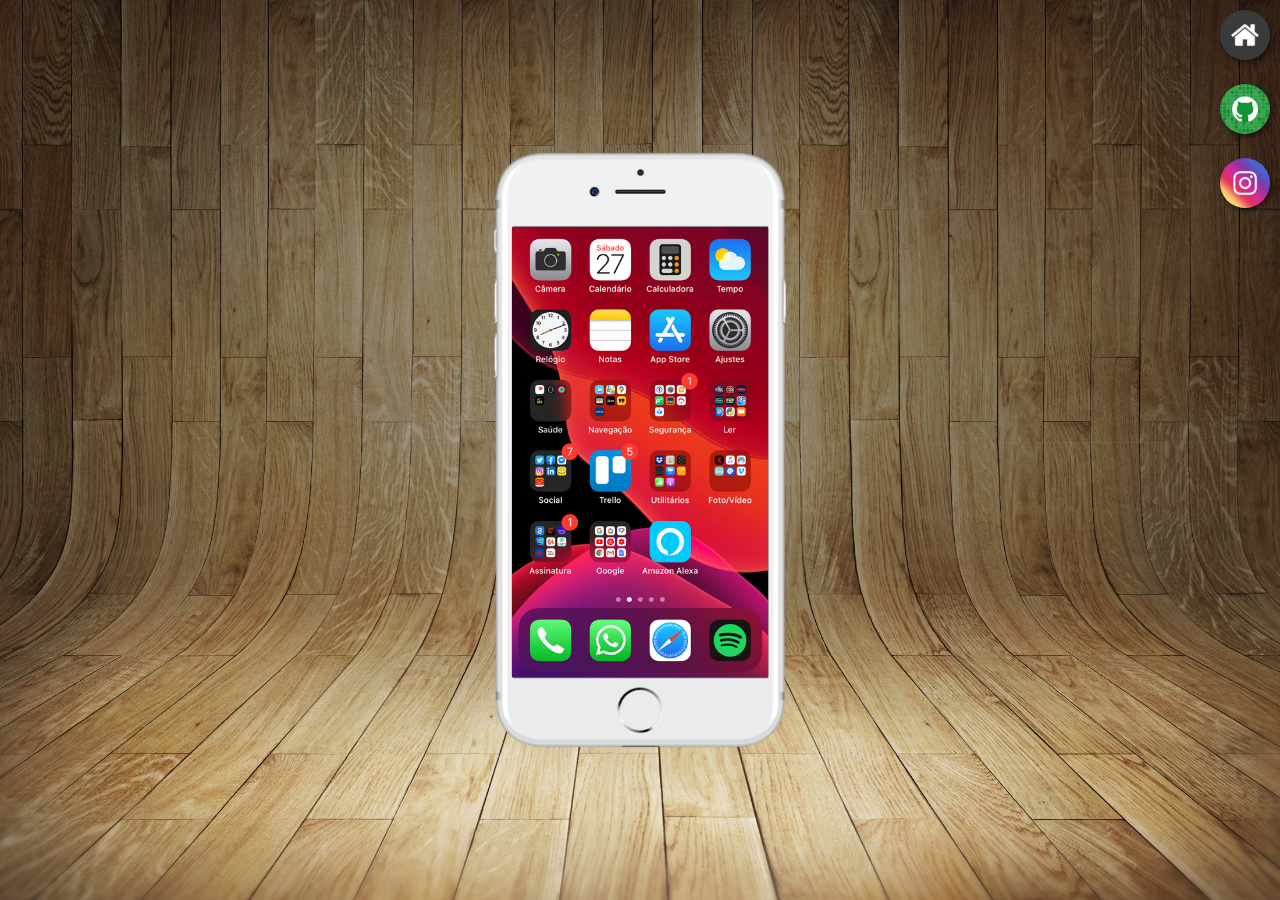
<file: index.html>
<!DOCTYPE html>
<html lang="pt-br">
<head>
    <meta charset="UTF-8">
    <meta name="viewport" content="width=device-width, initial-scale=1.0">
    <link rel="shortcut icon" href="imagens/favicon-16x16.png" type="image/x-icon">
    <link rel="stylesheet" href="estilos/style.css">
    <title>Projeto redes sociais</title>
</head>
<body>
    <main>
        <section id="telefone">
            <iframe src="paginas-extra/home.html" frameborder="0" name="tela" id="tela">
                Seu navegador não é compatível.
            </iframe>
        </section>
        <section id="redes-sociais">
            <a href="paginas-extra/home.html" target="tela"><img src="imagens/logo-home.jpg" alt="Logo home"></a><br>
            <a href="paginas-extra/github.html" target="tela"><img src="imagens/logo-github.jpg" alt="logo github"></a><br>
            <a href="paginas-extra/instagram.html" target="tela"><img src="imagens/logo-instagram.jpg" alt="Logo instagram"></a><br>
        </section>
    </main>
</body>
</html>
</file>
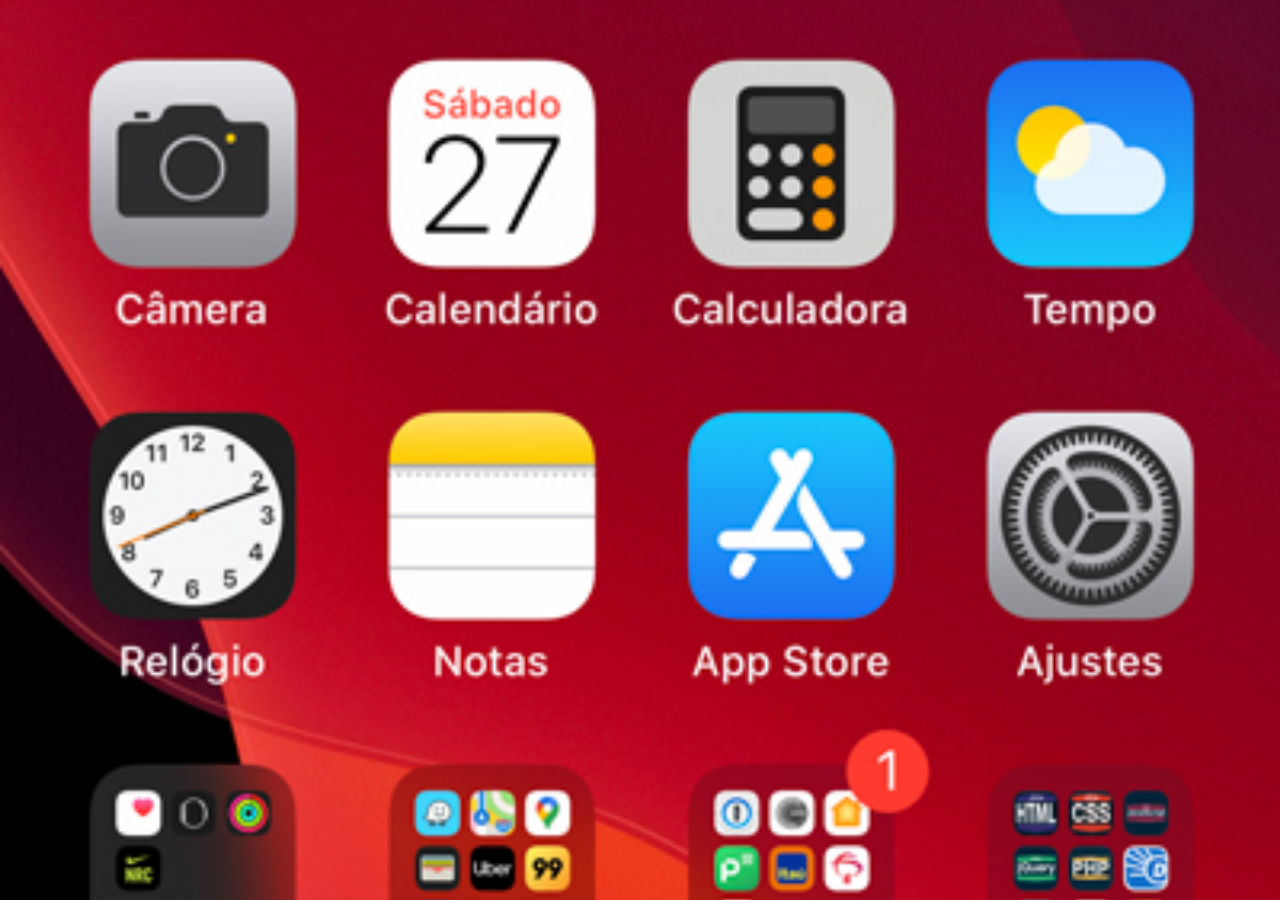
<file: home.html>
<!DOCTYPE html>
<html lang="pt-br">
<head>
    <meta charset="UTF-8">
    <meta name="viewport" content="width=device-width, initial-scale=1.0">
    <title>Home</title>
    <style>
        *{
            margin:0px;
            padding:0px;
        }

        body{
            width: 100vw;
            height: 100vh;
            background: black url(imagens/tela-home.jpg) no-repeat top center/ cover; 
        }
    </style>
</head>
<body>
    <main>

    </main>
</body>
</html>
</file>
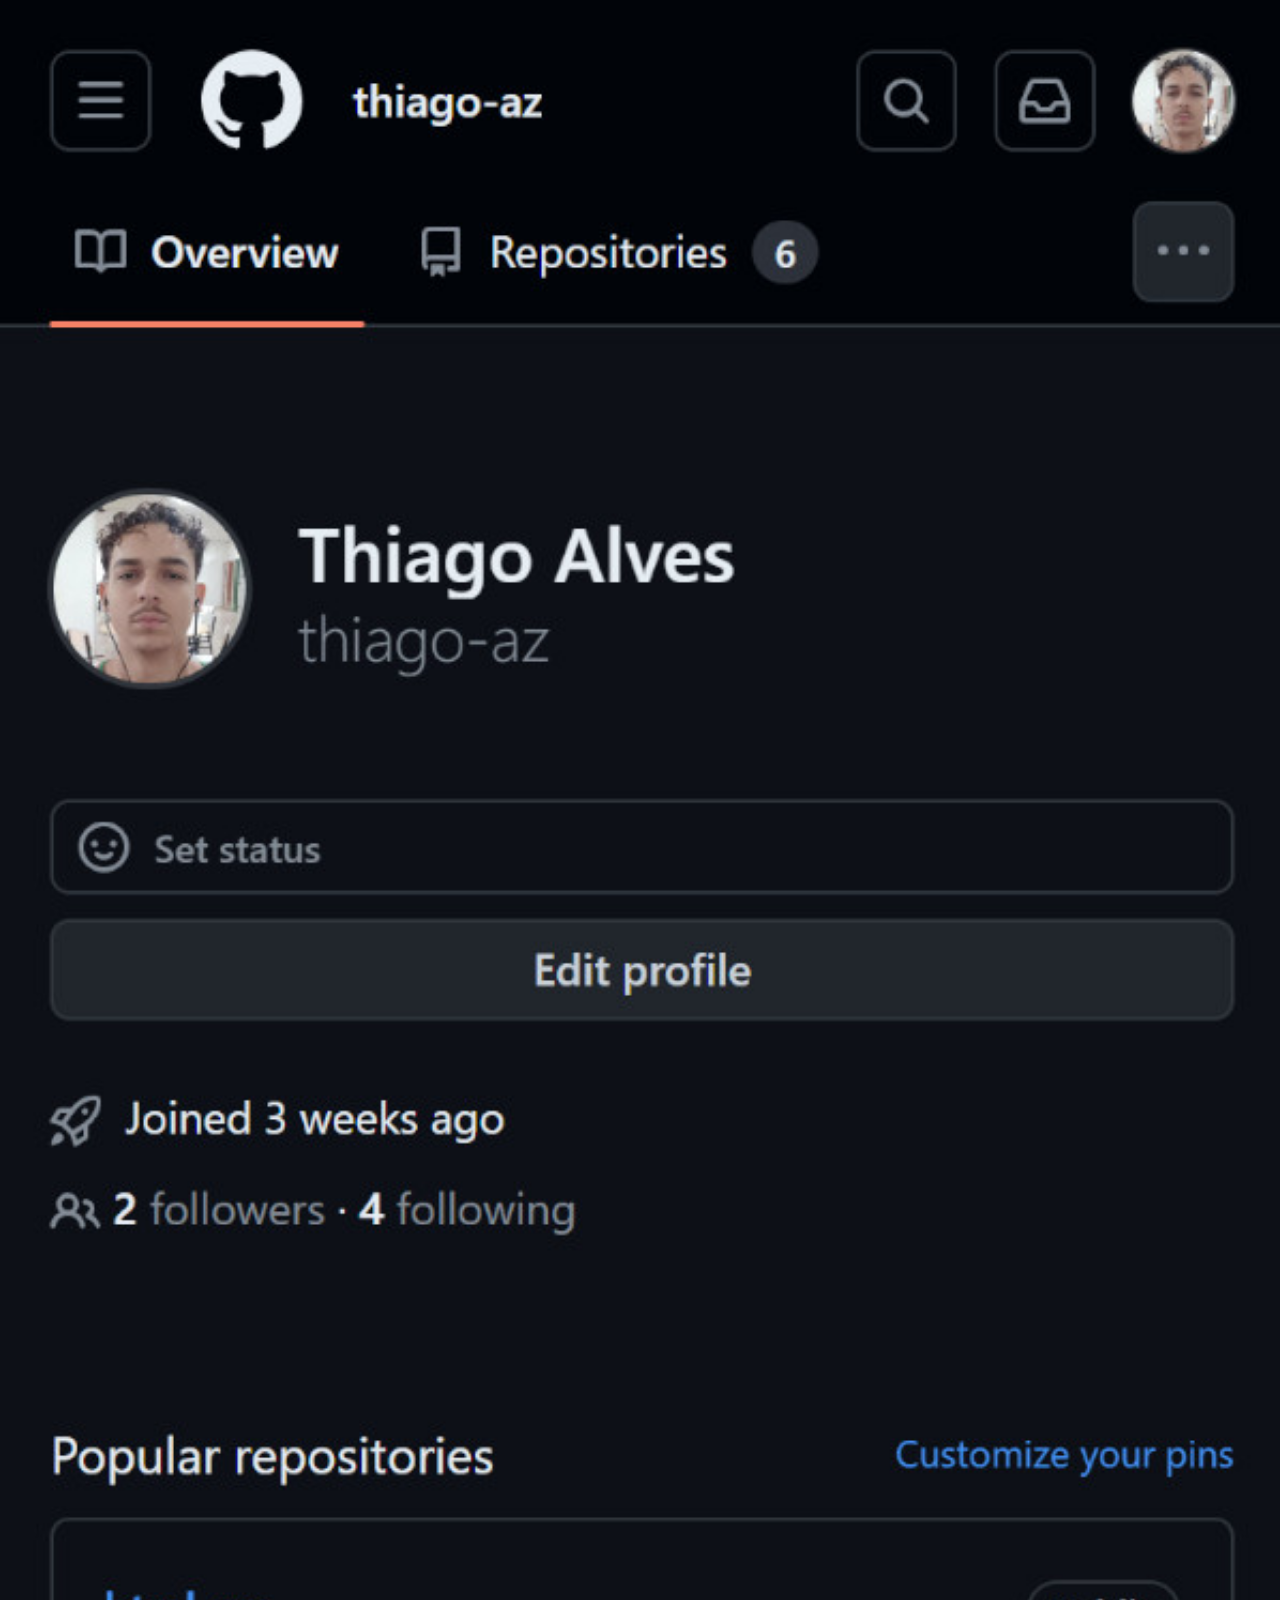
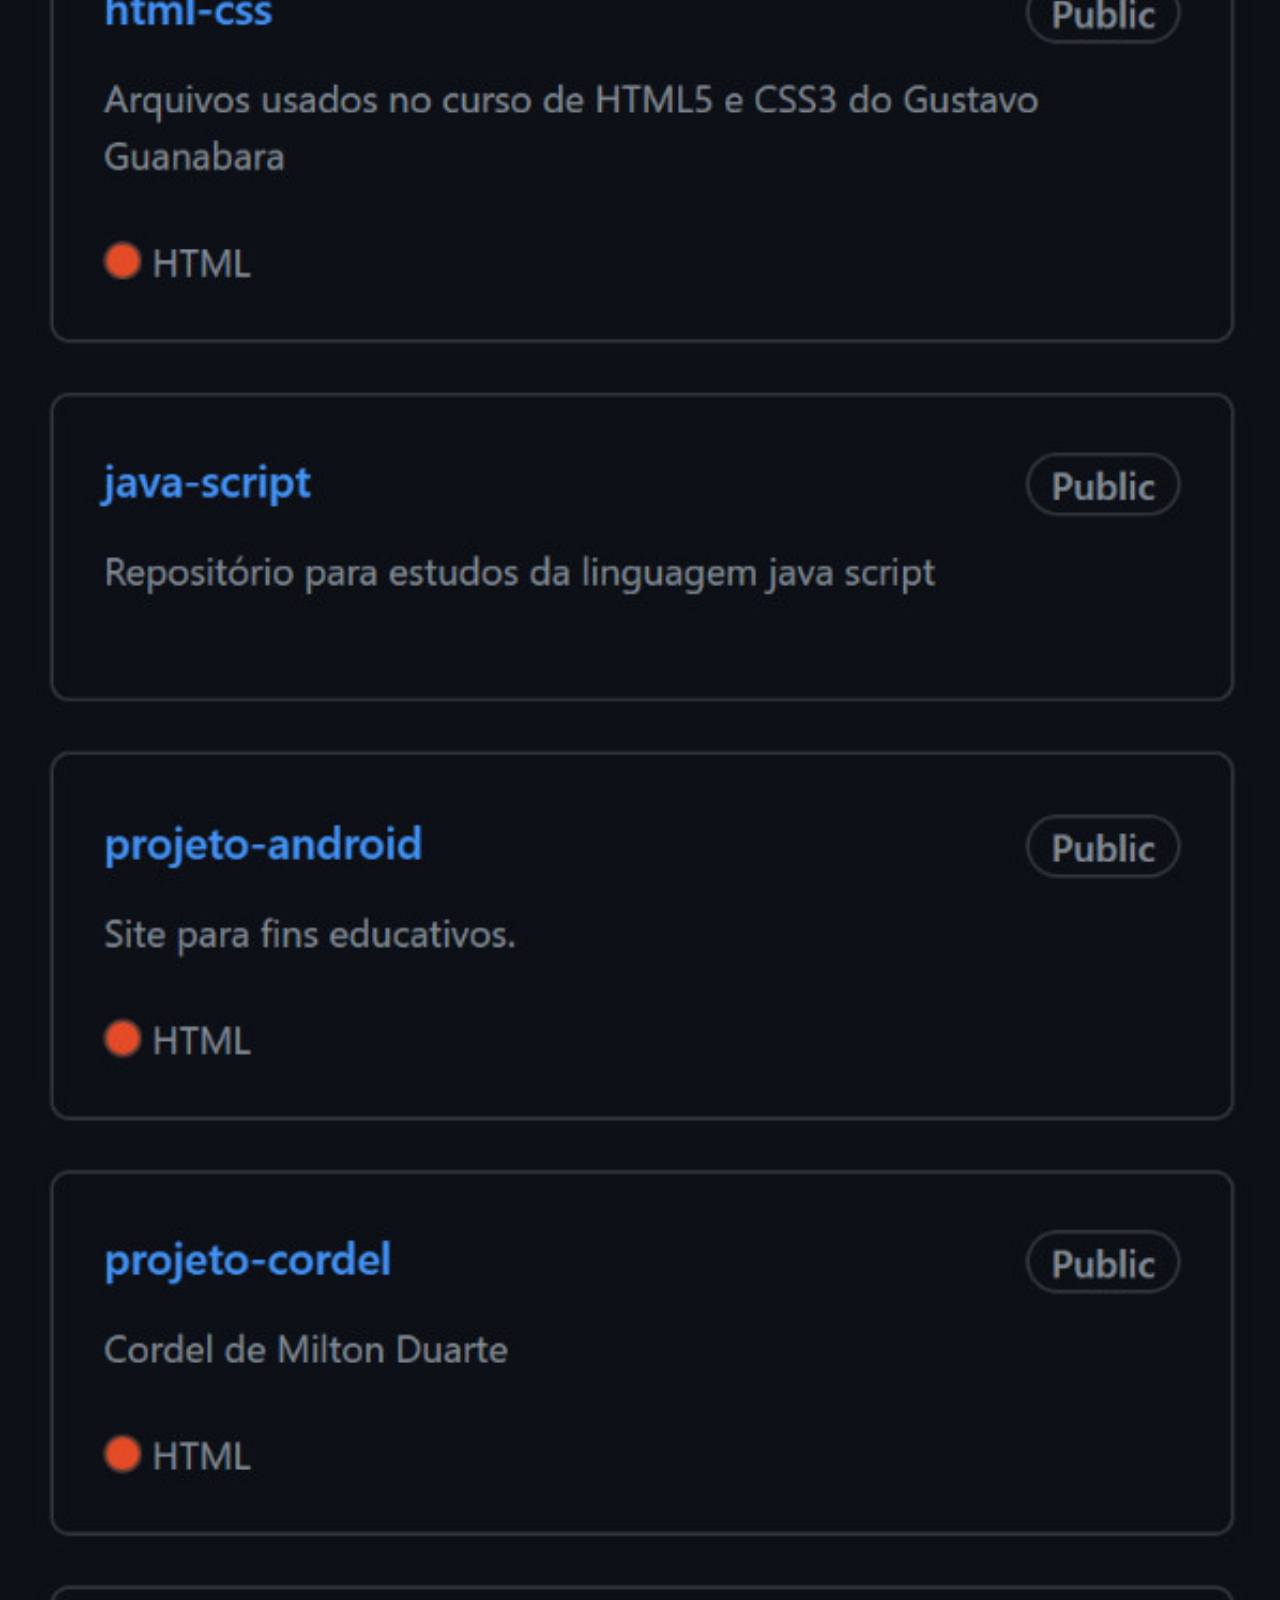
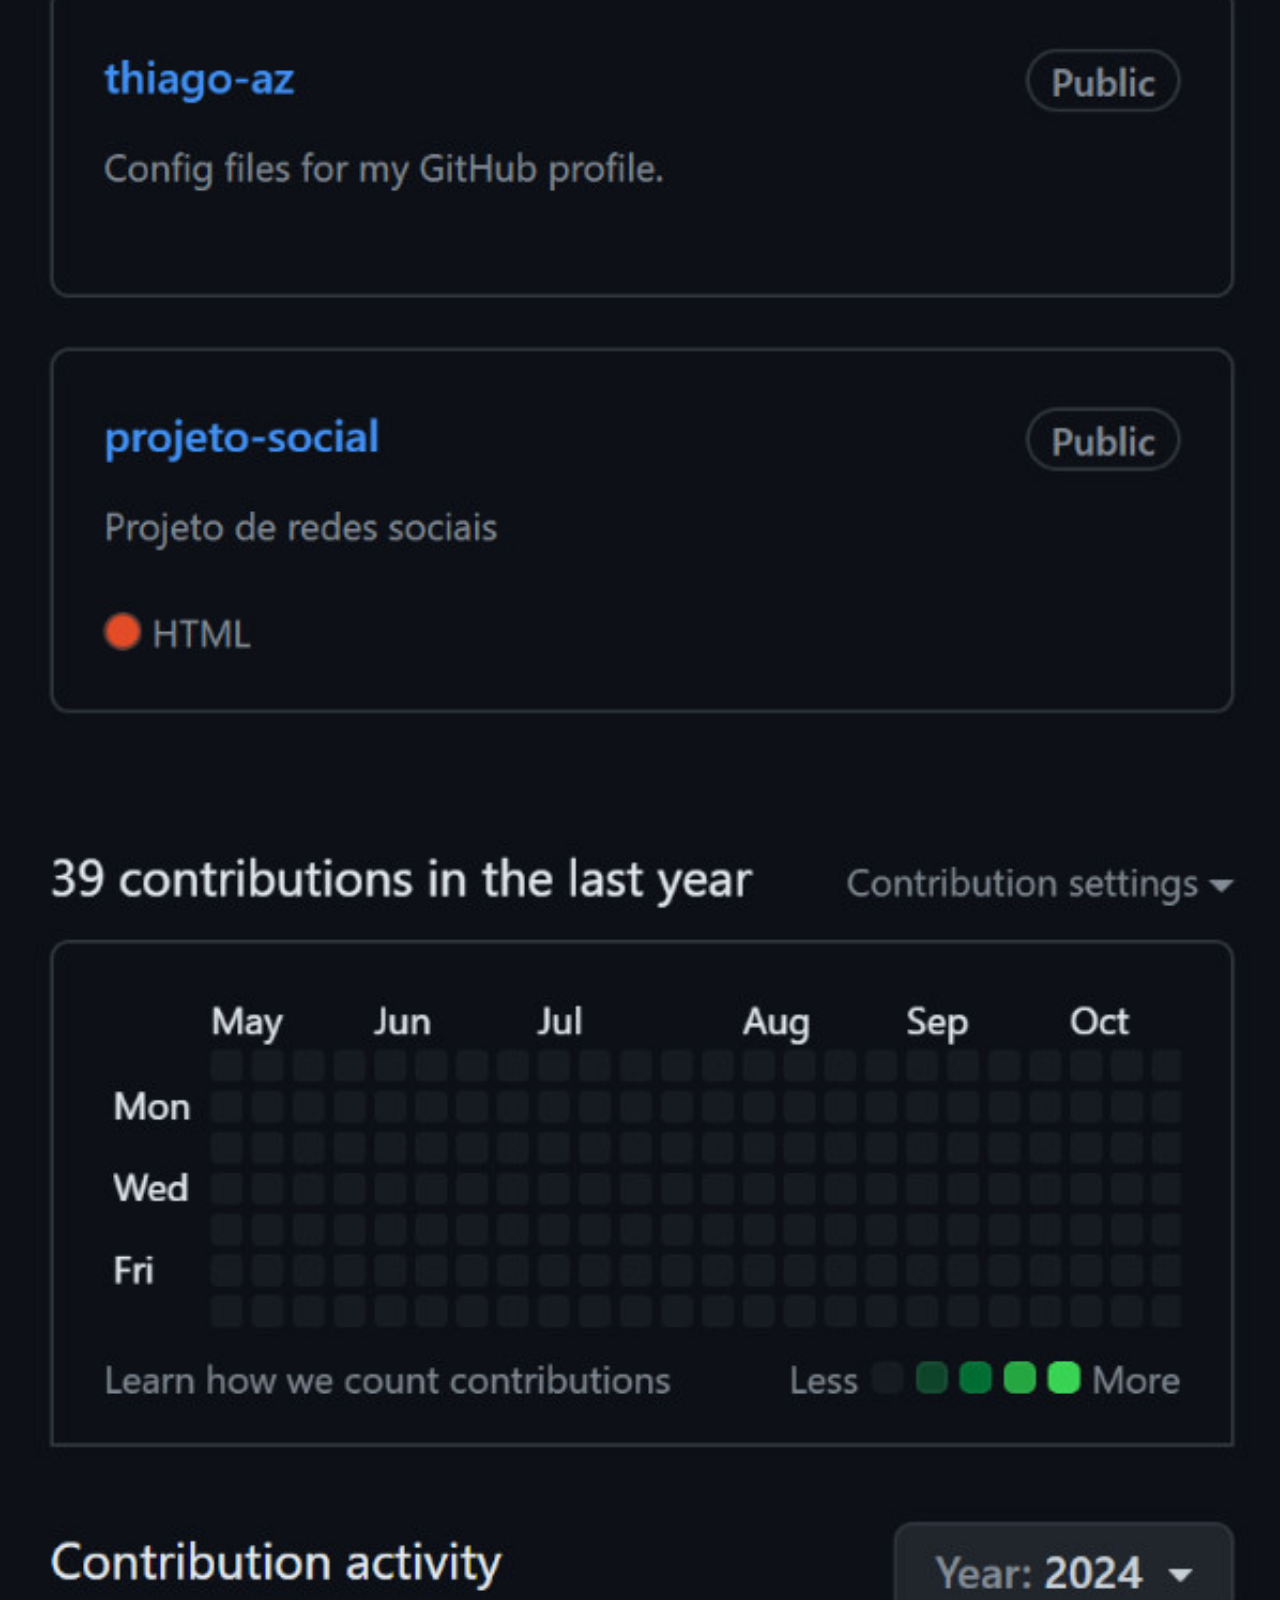
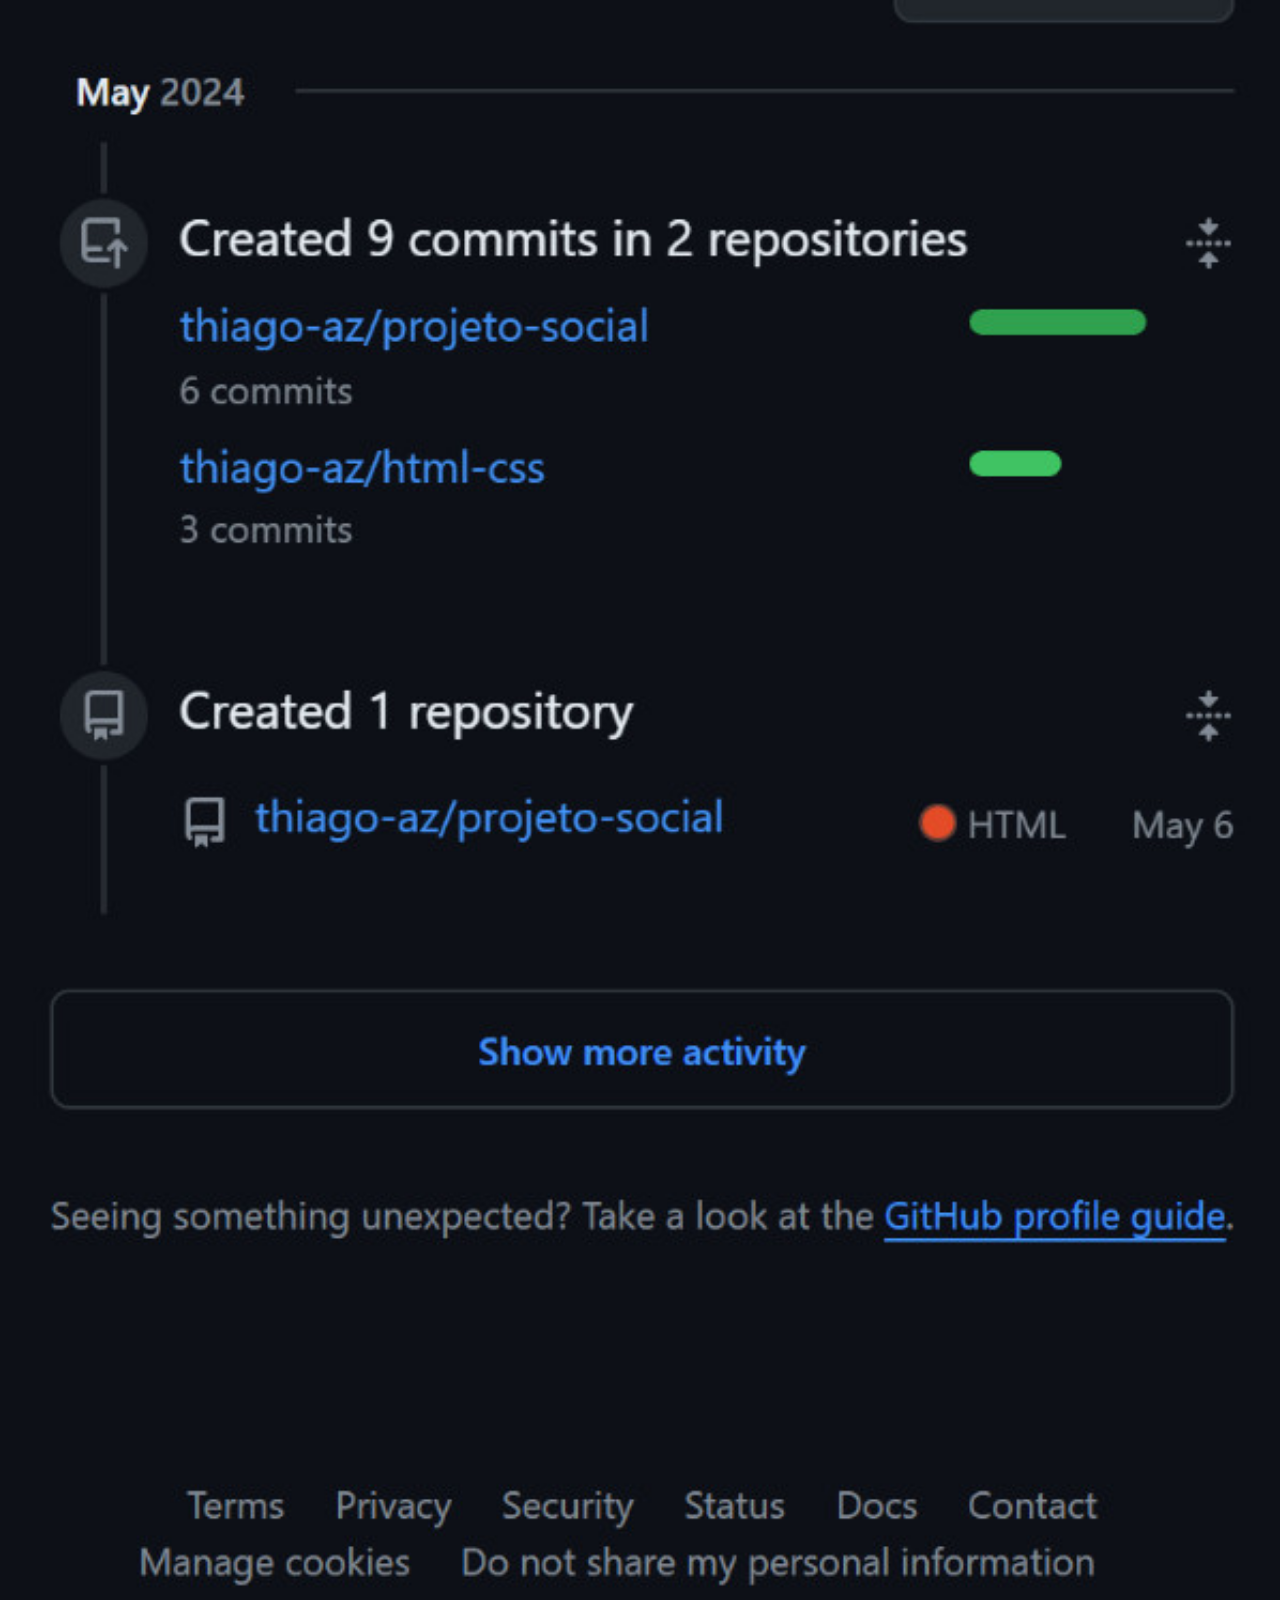
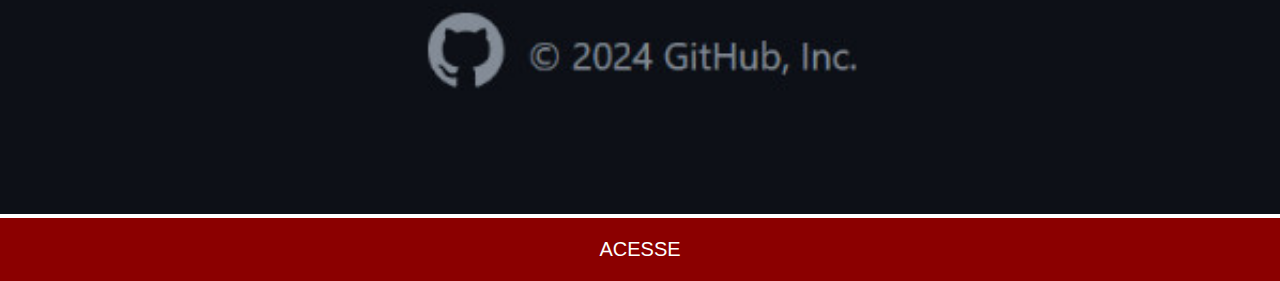
<file: paginas-extra/github.html>
<!DOCTYPE html>
<html lang="pt-br">
<head>
    <meta charset="UTF-8">
    <meta name="viewport" content="width=device-width, initial-scale=1.0">
    <title>Github</title>
    <link rel="stylesheet" href="../estilos/social.css">
</head>
<body>
    <img src="../imagens/print-git.jpg" alt="tela github">
    <a href="https://github.com/thiago-az" target="_blank">ACESSE</a>
</body>
</html>
</file>
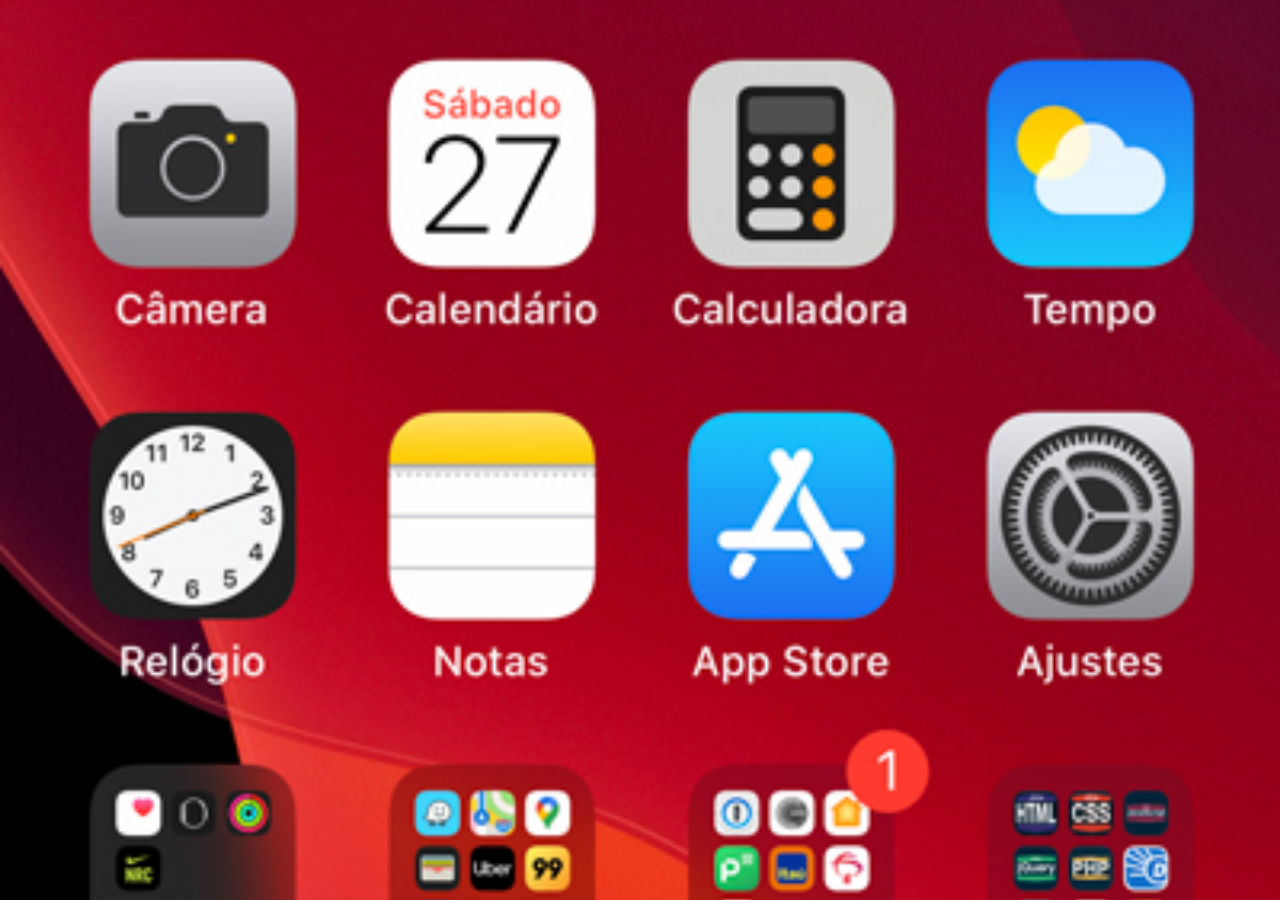
<file: paginas-extra/home.html>
<!DOCTYPE html>
<html lang="pt-br">
<head>
    <meta charset="UTF-8">
    <meta name="viewport" content="width=device-width, initial-scale=1.0">
    <title>Home</title>
    <style>
        *{
            margin:0px;
            padding:0px;
        }

        body{
            width: 100vw;
            height: 100vh;
            background: black url(../imagens/tela-home.jpg) no-repeat top center/ cover; 
        }
    </style>
</head>
<body>
    <main>

    </main>
</body>
</html>
</file>
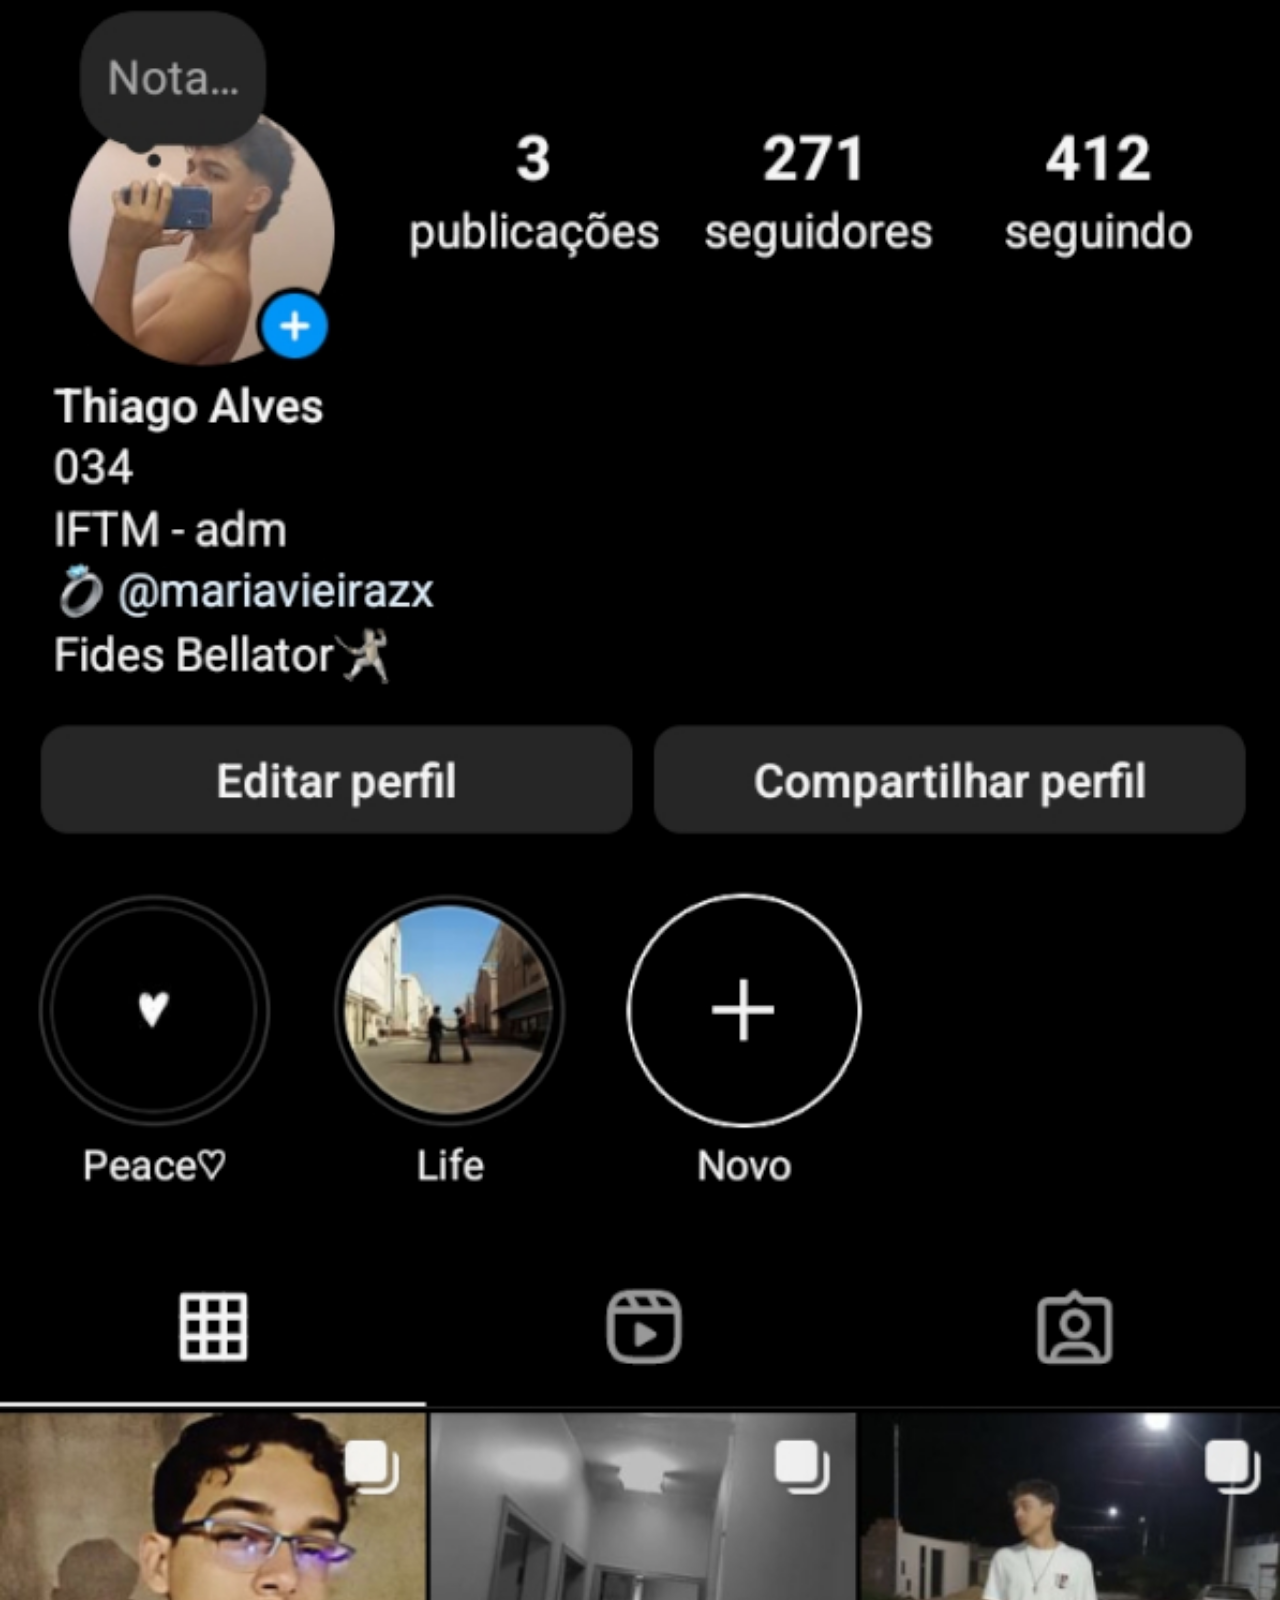
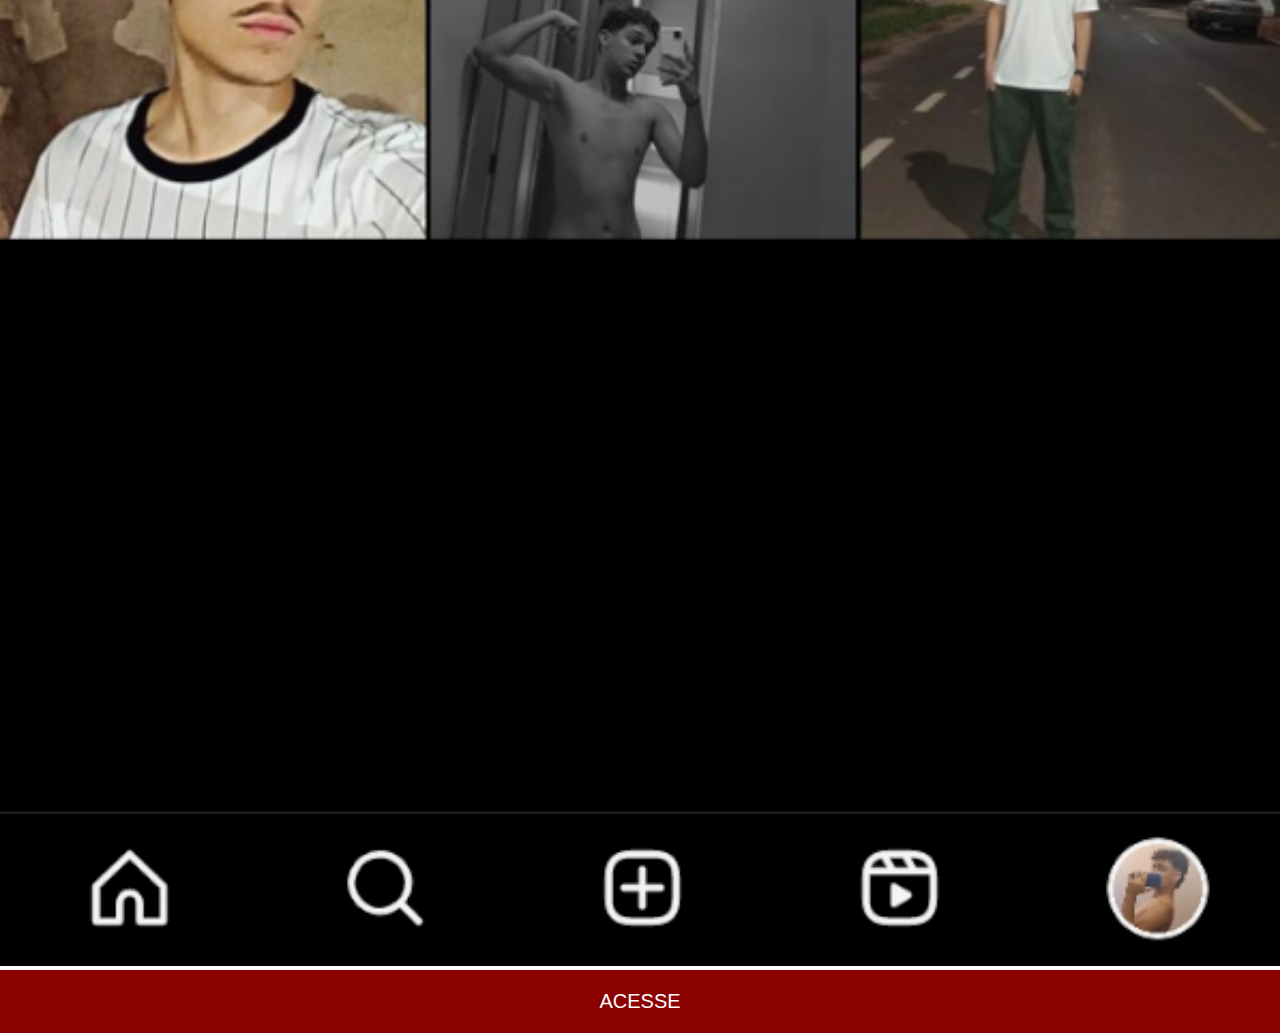
<file: paginas-extra/instagram.html>
<!DOCTYPE html>
<html lang="pt-br">
<head>
    <meta charset="UTF-8">
    <meta name="viewport" content="width=device-width, initial-scale=1.0">
    <title>Instagram</title>
    <link rel="stylesheet" href="../estilos/social.css">
</head>
<body>
    <img src="../imagens/print-instagram.jpg" alt="Tela Instagram">
    <a href="#">ACESSE</a>
</body>
</html>
</file>
<file: estilos/style.css>
@charset "UTF-8";

*{
    margin: 0px;
    padding: 0px;
    font-family: Arial, Helvetica, sans-serif;
}

html, body{
    height: 100vh;
    width: 100wh;
}

body{
background: url(../imagens/fundo-madeira.jpg) top center no-repeat;
background-size: cover;
}

main{
    height: 100vh;
    position: relative;
}

#telefone{
    height: 600px;
    width: 500px;
    position: absolute;
    top: 50%;
    left: 50%;
    transform:translate(-50%,-50%);
    background:url(../imagens/frame-iphone.png) center center no-repeat;
    background-size: contain;  
}

#tela{
    position:relative;
    top: 77px;
    left: 122px;
    width: 256px;
    height: 450px;
}
#redes-sociais{
    text-align: right;
}

#redes-sociais img:hover{
    border: 2px solid rgb(255, 255, 255, 0.800);
    transform: translate(-3px,-3px);
    transition: transforma, 340ms;
    transition: border, 250ms;
}

#redes-sociais img{ 
    width: 50px;
    margin: 10px;
    border-radius: 50%;
    box-shadow: 2px 3px 5px rgba(0, 0, 0, 0.500);
    box-sizing: border-box;
}
</file>
<file: estilos/social.css>
@charset "UTF-8";

*{
    padding: 0px;
    margin: 0px;
    font-family: Arial, Helvetica, sans-serif;
}

::-webkit-scrollbar{
   display: none;
}

img{
    width: 100vw;
}

a{
    display: block;
    background-color: darkred;
    color: white;
    text-decoration: none;
    text-align: center;
    font-size: 20px;
    padding: 20px;
}

a:hover{
    padding: 21px;
    font-size: 22px;
    text-decoration: underline;
    transition-duration: 400ms;
}
</file>
